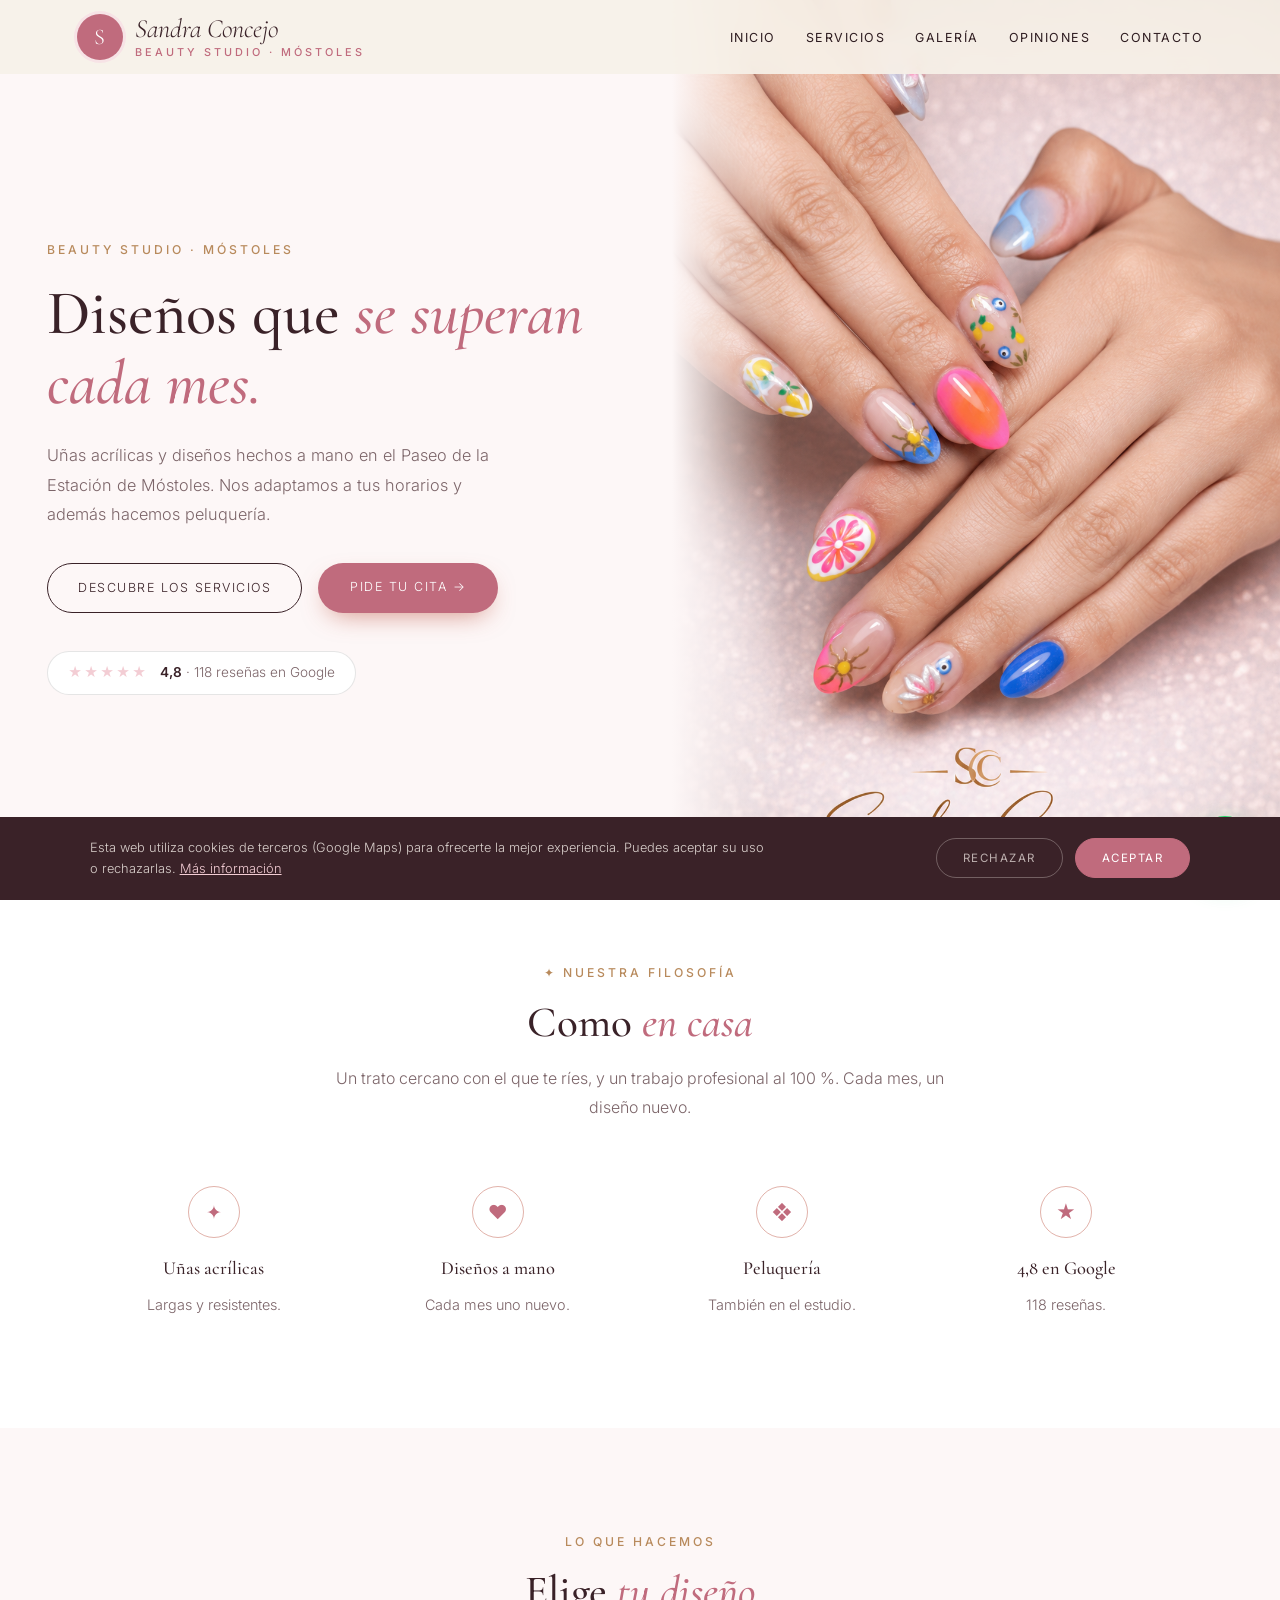
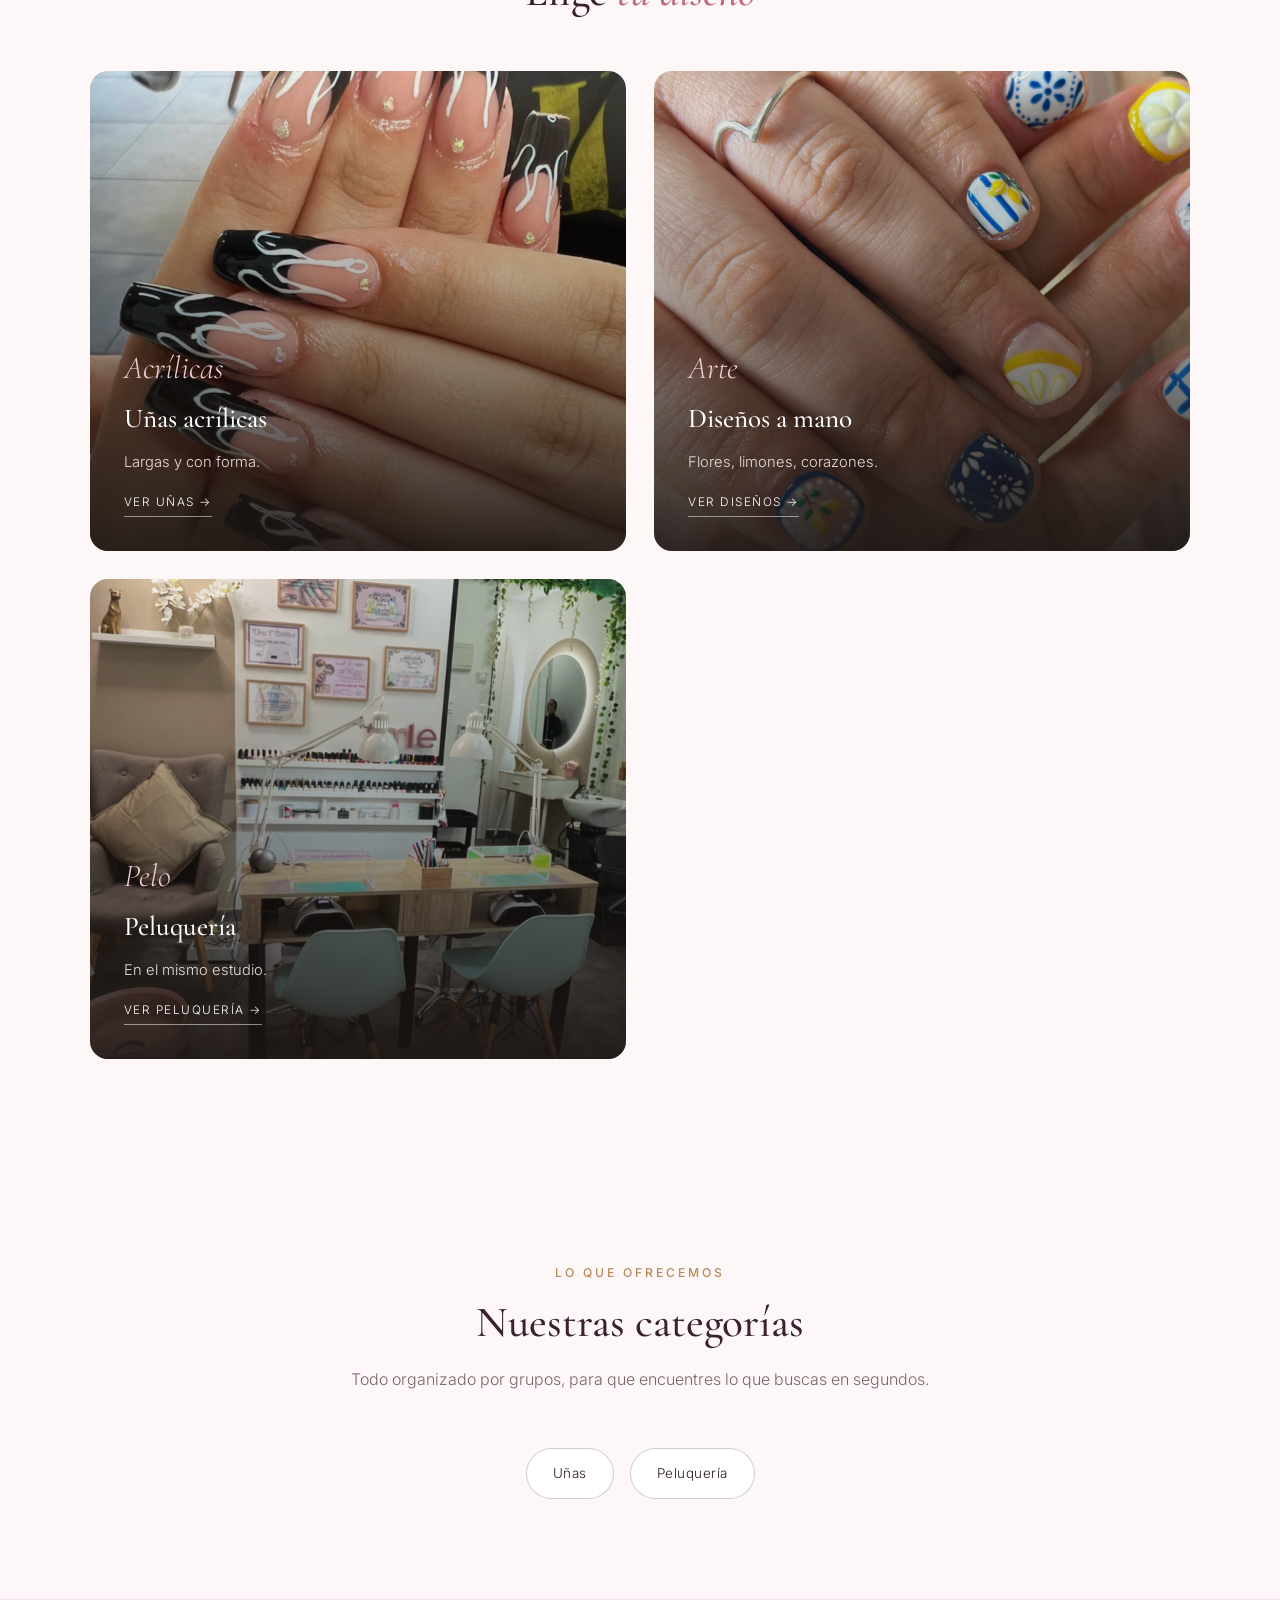
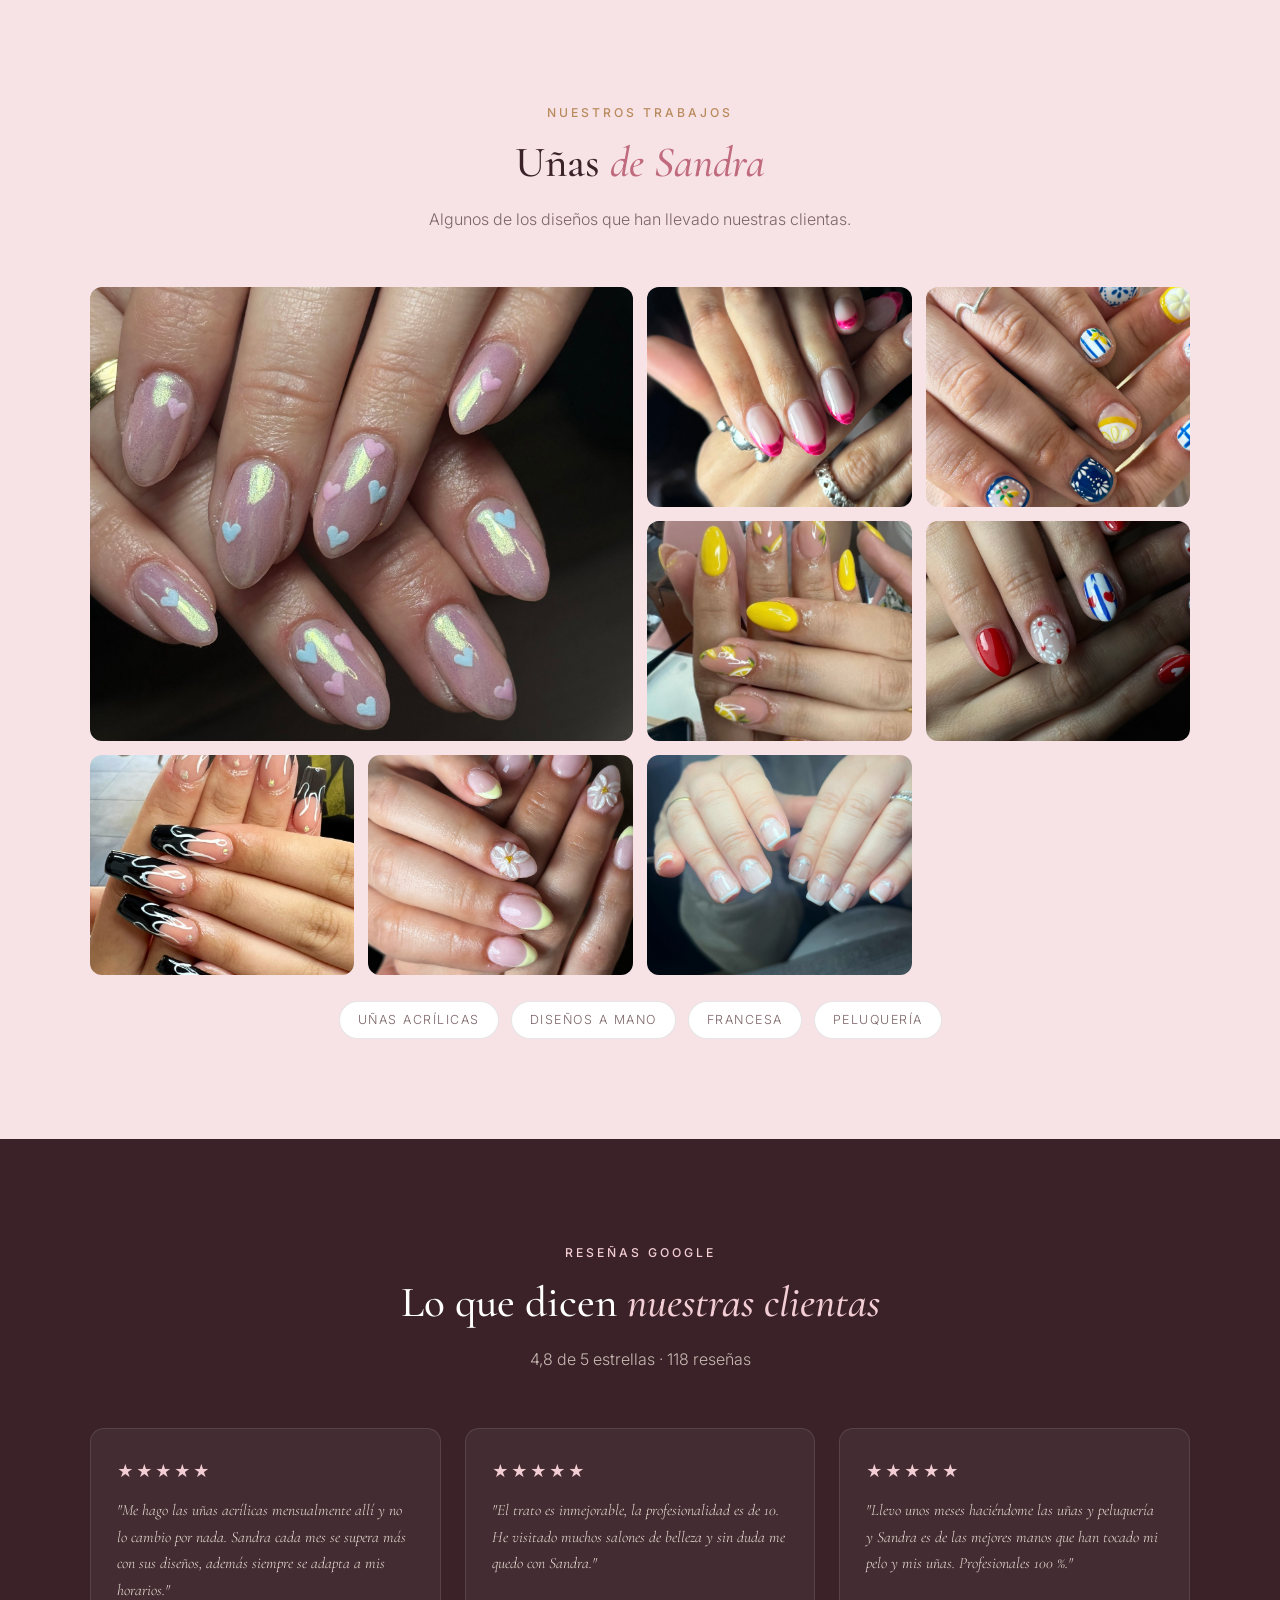
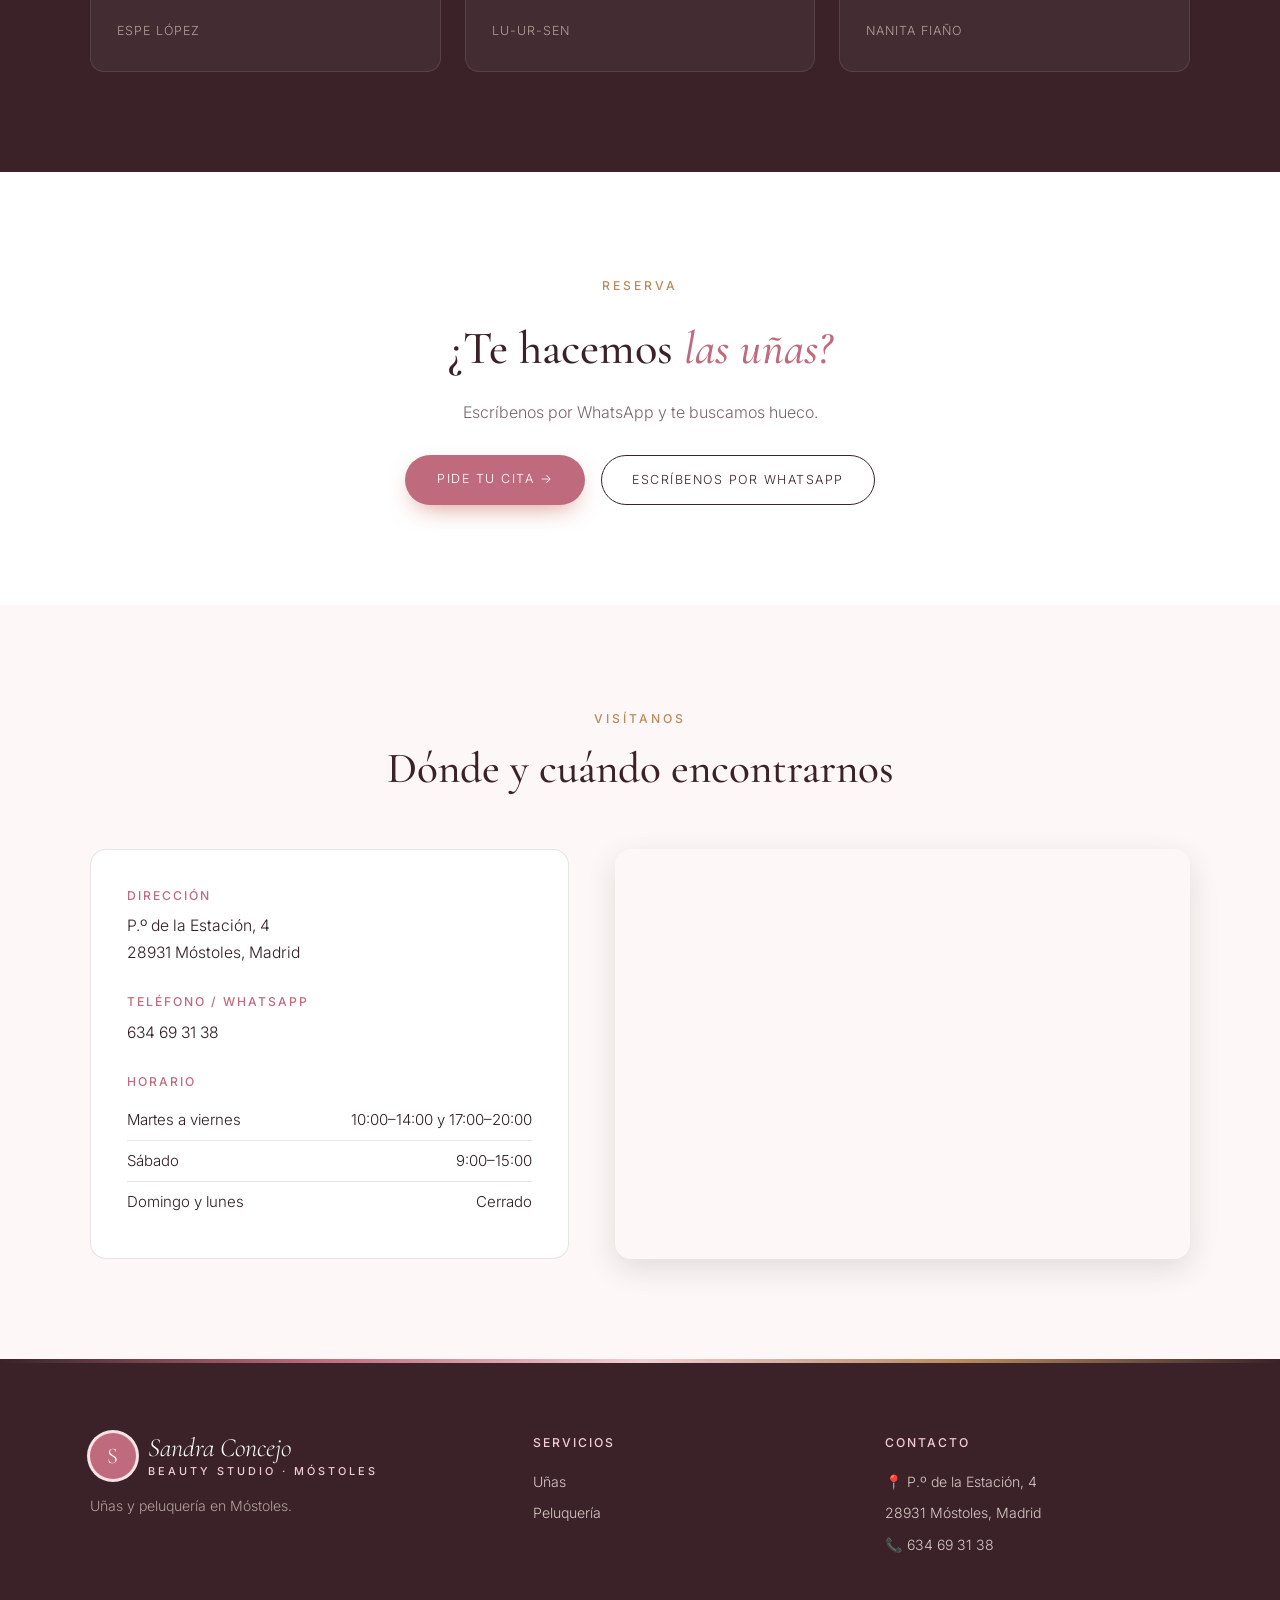
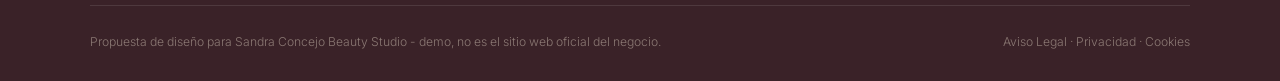
<file: index.html>
<!DOCTYPE html>
<html lang="es">
<head>
<meta charset="UTF-8">
<meta name="viewport" content="width=device-width, initial-scale=1.0">
<title>Sandra Concejo Beauty Studio — Uñas acrílicas y diseños en Móstoles</title>
<meta name="description" content="Sandra Concejo Beauty Studio, en P.º de la Estación 4, Móstoles. Uñas acrílicas, diseños a mano y peluquería. 4,8★ con 118 reseñas en Google.">
<meta name="theme-color" content="#3a2228">
<meta property="og:title" content="Sandra Concejo Beauty Studio · Móstoles">
<meta property="og:image" content="maps_03.jpg">

<link rel="preconnect" href="https://fonts.googleapis.com"><link rel="preconnect" href="https://fonts.gstatic.com" crossorigin><link href="https://fonts.googleapis.com/css2?family=Cormorant+Garamond:ital,wght@0,500;0,600;1,500&family=Inter:wght@300;400;500;600&display=swap" rel="stylesheet">
<link rel="stylesheet" href="styles.css">
</head>
<body>

<header id="header">
  <a href="index.html" class="logo" aria-label="Sandra Concejo Beauty Studio, inicio"><span class="logo-mark">S</span><span class="logo-text"><span class="script">Sandra Concejo</span><small>beauty studio · Móstoles</small></span></a>
  <nav id="nav" aria-label="Navegación principal"><ul><li><a href="index.html#inicio">Inicio</a></li><li><a href="servicios.html">Servicios</a></li><li><a href="index.html#galeria">Galería</a></li><li><a href="index.html#opiniones">Opiniones</a></li><li><a href="index.html#contacto">Contacto</a></li></ul></nav><button class="nav-toggle" id="navToggle" aria-label="Abrir menú">☰</button>
</header>

<section class="hero" id="inicio">
  <div class="hero-text">
    <span class="eyebrow">Beauty Studio · Móstoles</span>
    <h1>Diseños que <em>se superan cada mes.</em></h1>
    <p>Uñas acrílicas y diseños hechos a mano en el Paseo de la Estación de Móstoles. Nos adaptamos a tus horarios y además hacemos peluquería.</p>
    <div class="hero-ctas">
      <a href="servicios.html" class="btn-outline">Descubre los servicios</a>
      <a href="https://wa.me/34634693138?text=Hola%2C%20he%20visto%20vuestra%20web%20y%20me%20gustar%C3%ADa%20pedir%20cita%20con%20Sandra%20Concejo" class="btn-solid" target="_blank" rel="noopener">Pide tu cita →</a>
    </div>
    <a class="hero-rating" href="https://www.google.com/maps/search/?api=1&query=Sandra+Concejo+BS,+Paseo+de+la+Estaci%C3%B3n+4,+M%C3%B3stoles" target="_blank" rel="noopener"><span class="stars">★★★★★</span><span><strong>4,8</strong> · 118 reseñas en Google</span></a>
  </div>
  <div class="hero-img"><img src="maps_03.jpg" alt="Diseño de uñas de Sandra Concejo Beauty Studio" style="object-position:center 40%;"></div>
</section>

<section class="trust">
  <div class="section-head">
    <span class="eyebrow">✦ Nuestra filosofía</span>
    <h2>Como <em>en casa</em></h2>
    <p>Un trato cercano con el que te ríes, y un trabajo profesional al 100 %. Cada mes, un diseño nuevo.</p>
  </div>
  <div class="trust-grid">
    <div class="trust-card"><span class="trust-ic">✦</span><h3>Uñas acrílicas</h3><p>Largas y resistentes.</p></div>
    <div class="trust-card"><span class="trust-ic">♥</span><h3>Diseños a mano</h3><p>Cada mes uno nuevo.</p></div>
    <div class="trust-card"><span class="trust-ic">❖</span><h3>Peluquería</h3><p>También en el estudio.</p></div>
    <div class="trust-card"><span class="trust-ic">★</span><h3>4,8 en Google</h3><p>118 reseñas.</p></div>
  </div>
</section>

<section class="worlds">
  <div class="section-head">
    <span class="eyebrow">Lo que hacemos</span>
    <h2>Elige <em>tu diseño</em></h2>
  </div>
  <div class="worlds-grid">
    <a href="servicios.html#unas" class="world-card"><img src="maps_08.jpg" alt="Uñas acrílicas"><div class="world-text"><span class="script">Acrílicas</span><h3>Uñas acrílicas</h3><p>Largas y con forma.</p><span class="world-link">Ver uñas →</span></div></a>
    <a href="servicios.html#unas" class="world-card"><img src="maps_05.jpg" alt="Diseños a mano"><div class="world-text"><span class="script">Arte</span><h3>Diseños a mano</h3><p>Flores, limones, corazones.</p><span class="world-link">Ver diseños →</span></div></a>
    <a href="servicios.html#pelo" class="world-card"><img src="maps_01.jpg" alt="Peluquería"><div class="world-text"><span class="script">Pelo</span><h3>Peluquería</h3><p>En el mismo estudio.</p><span class="world-link">Ver peluquería →</span></div></a>
  </div>
</section>

<section>
  <div class="section-head">
    <span class="eyebrow">Lo que ofrecemos</span>
    <h2>Nuestras categorías</h2>
    <p>Todo organizado por grupos, para que encuentres lo que buscas en segundos.</p>
  </div>
  <div class="cat-pills">
    <a href="servicios.html#unas" class="cat-pill">Uñas</a>
    <a href="servicios.html#pelo" class="cat-pill">Peluquería</a>
  </div>
</section>

<section class="gallery-wrap" id="galeria">
  <div class="section-head">
    <span class="eyebrow">Nuestros trabajos</span>
    <h2>Uñas <em>de Sandra</em></h2>
    <p>Algunos de los diseños que han llevado nuestras clientas.</p>
  </div>
  <div class="gallery">
    <figure class="big"><img src="maps_02.jpg" alt="Corazones nacarados" loading="lazy"></figure>
    <figure><img src="maps_04.jpg" alt="Francesa fucsia" loading="lazy"></figure>
    <figure><img src="maps_05.jpg" alt="Azulejos y limones" loading="lazy"></figure>
    <figure><img src="maps_06.jpg" alt="Amarillo y limones" loading="lazy"></figure>
    <figure><img src="maps_07.jpg" alt="Rojo con flores" loading="lazy"></figure>
    <figure><img src="maps_08.jpg" alt="Acrílicas con llamas" loading="lazy"></figure>
    <figure><img src="maps_09.jpg" alt="Francesa amarilla con flor" loading="lazy"></figure>
    <figure><img src="maps_10.jpg" alt="Francesa blanca" loading="lazy"></figure>
  </div>
  <div class="brands"><span>Uñas acrílicas</span><span>Diseños a mano</span><span>Francesa</span><span>Peluquería</span></div>
</section>

<section class="reviews-wrap" id="opiniones">
  <div class="section-head">
    <span class="eyebrow">Reseñas Google</span>
    <h2>Lo que dicen <em>nuestras clientas</em></h2>
    <p>4,8 de 5 estrellas · 118 reseñas</p>
  </div>
  <div class="review-grid">
    <div class="review-card"><div class="stars">★★★★★</div><p>"Me hago las uñas acrílicas mensualmente allí y no lo cambio por nada. Sandra cada mes se supera más con sus diseños, además siempre se adapta a mis horarios."</p><cite>Espe López</cite></div>
    <div class="review-card"><div class="stars">★★★★★</div><p>"El trato es inmejorable, la profesionalidad es de 10. He visitado muchos salones de belleza y sin duda me quedo con Sandra."</p><cite>Lu-Ur-Sen</cite></div>
    <div class="review-card"><div class="stars">★★★★★</div><p>"Llevo unos meses haciéndome las uñas y peluquería y Sandra es de las mejores manos que han tocado mi pelo y mis uñas. Profesionales 100 %."</p><cite>Nanita Fiaño</cite></div>
  </div>
</section>

<section class="cta-section">
  <span class="eyebrow">Reserva</span>
  <h2>¿Te hacemos <em>las uñas?</em></h2>
  <p>Escríbenos por WhatsApp y te buscamos hueco.</p>
  <div class="cta-row">
    <a href="https://wa.me/34634693138?text=Hola%2C%20he%20visto%20vuestra%20web%20y%20me%20gustar%C3%ADa%20pedir%20cita%20con%20Sandra%20Concejo" class="btn-solid" target="_blank" rel="noopener">Pide tu cita →</a>
    <a href="https://wa.me/34634693138?text=Hola%2C%20he%20visto%20vuestra%20web%20y%20me%20gustar%C3%ADa%20pedir%20cita%20con%20Sandra%20Concejo" class="btn-outline" target="_blank" rel="noopener">Escríbenos por WhatsApp</a>
  </div>
</section>

<section class="contact-section" id="contacto">
  <div class="section-head">
    <span class="eyebrow">Visítanos</span>
    <h2>Dónde y cuándo encontrarnos</h2>
  </div>
  <div class="contact-grid">
    <div class="contact-info">
      <div class="contact-block"><h3>Dirección</h3><p>P.º de la Estación, 4<br>28931 Móstoles, Madrid</p></div>
      <div class="contact-block"><h3>Teléfono / WhatsApp</h3><p><a href="tel:+34634693138">634 69 31 38</a></p></div>
      <div class="contact-block"><h3>Horario</h3><ul class="hours-list"><li><span>Martes a viernes</span><span>10:00–14:00 y 17:00–20:00</span></li><li><span>Sábado</span><span>9:00–15:00</span></li><li><span>Domingo y lunes</span><span>Cerrado</span></li></ul></div>
      
    </div>
    <div class="contact-map">
      <iframe title="Mapa de Sandra Concejo Beauty Studio" src="https://www.google.com/maps?q=Sandra+Concejo+BS,+Paseo+de+la+Estaci%C3%B3n+4,+M%C3%B3stoles&output=embed" width="100%" height="100%" style="border:0;" allowfullscreen="" loading="lazy" referrerpolicy="no-referrer-when-downgrade"></iframe>
    </div>
  </div>
</section>

<footer>
  <div class="footer-grid">
    <div class="footer-brand">
      <a href="index.html" class="logo light"><span class="logo-mark">S</span><span class="logo-text"><span class="script">Sandra Concejo</span><small>beauty studio · Móstoles</small></span></a>
      <p>Uñas y peluquería en Móstoles.</p>
    </div>
    <div><h4>Servicios</h4><ul><li><a href="servicios.html#unas">Uñas</a></li><li><a href="servicios.html#pelo">Peluquería</a></li></ul></div>
    <div><h4>Contacto</h4><ul><li>📍 P.º de la Estación, 4</li><li>28931 Móstoles, Madrid</li><li>📞 <a href="tel:+34634693138">634 69 31 38</a></li></ul></div>
  </div>
  <div class="footer-bottom">
    <span>Propuesta de diseño para Sandra Concejo Beauty Studio - demo, no es el sitio web oficial del negocio.</span>
    <span><a href="aviso-legal.html">Aviso Legal</a> &middot; <a href="politica-privacidad.html">Privacidad</a> &middot; <a href="politica-cookies.html">Cookies</a></span>
  </div>
</footer>

<div id="cookie-banner" class="cookie-banner"><p>Esta web utiliza cookies de terceros (Google Maps) para ofrecerte la mejor experiencia. Puedes aceptar su uso o rechazarlas. <a href="politica-cookies.html">Más información</a></p><div class="cookie-actions"><button onclick="setCookieChoice('rejected')" class="ck-reject">Rechazar</button><button onclick="setCookieChoice('accepted')" class="ck-accept">Aceptar</button></div></div>
<div class="social-fabs"><a class="wa-fab" href="https://wa.me/34634693138?text=Hola%2C%20he%20visto%20vuestra%20web%20y%20me%20gustar%C3%ADa%20pedir%20cita%20con%20Sandra%20Concejo" target="_blank" rel="noopener" aria-label="Escribir por WhatsApp"><svg width="28" height="28" viewBox="0 0 24 24" fill="white"><path d="M17.5 14.4c-.3-.1-1.8-.9-2-1s-.5-.1-.7.1-.8 1-.9 1.2-.3.2-.6.1a8.2 8.2 0 0 1-2.4-1.5 9 9 0 0 1-1.7-2.1c-.2-.3 0-.5.1-.6l.4-.5.3-.5v-.5l-.9-2.2c-.2-.6-.5-.5-.7-.5h-.6a1.1 1.1 0 0 0-.8.4 3.4 3.4 0 0 0-1 2.5 5.9 5.9 0 0 0 1.2 3.1 13.5 13.5 0 0 0 5.2 4.6c2.6 1 2.6.7 3.1.6a2.6 2.6 0 0 0 1.7-1.2 2.1 2.1 0 0 0 .2-1.2c-.1-.1-.3-.2-.6-.3ZM12 21.8a9.8 9.8 0 0 1-5-1.4l-.4-.2-3.7 1 1-3.6-.2-.4A9.8 9.8 0 1 1 12 21.8Zm8.4-18.3A11.8 11.8 0 0 0 1.8 17.7L.2 23.8l6.3-1.6a11.8 11.8 0 0 0 5.6 1.4A11.8 11.8 0 0 0 20.4 3.5Z"/></svg></a></div>
<script src="main.js"></script>
</body>
</html>
</file>
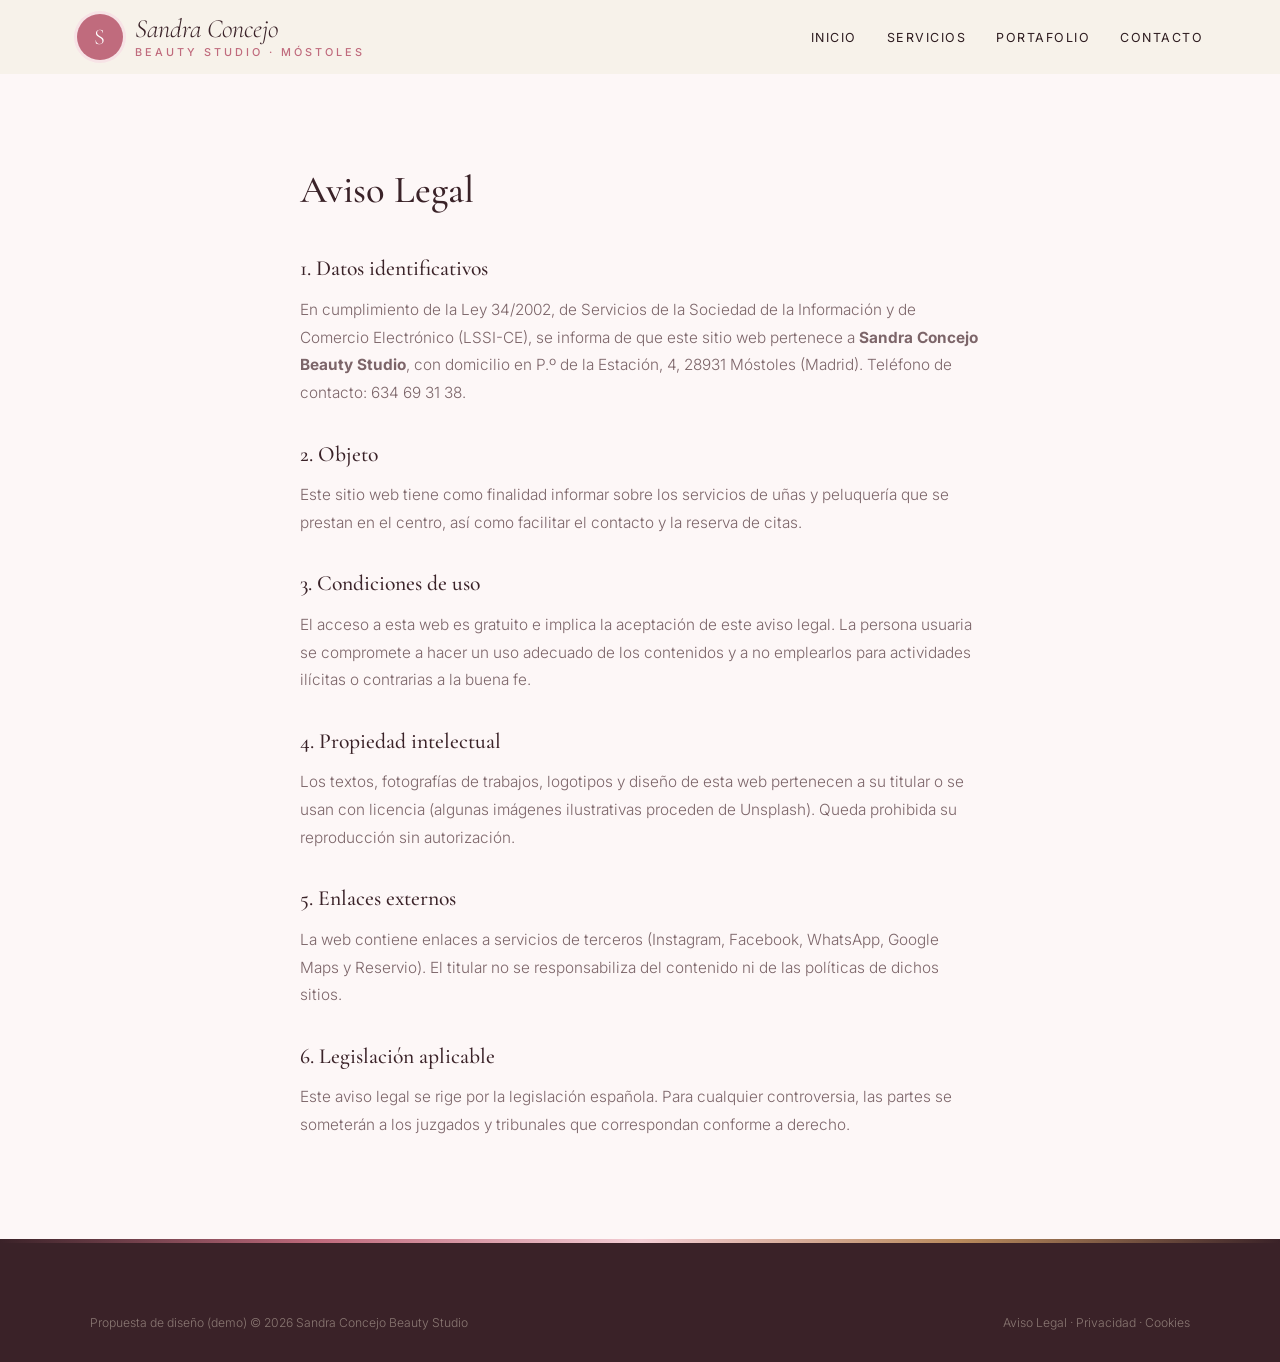
<file: aviso-legal.html>
<!DOCTYPE html>
<html lang="es">
<head>
<meta charset="UTF-8">
<meta name="viewport" content="width=device-width, initial-scale=1.0">
<title>Aviso Legal — Sandra Concejo Beauty Studio</title>
<meta name="robots" content="noindex">

<link rel="preconnect" href="https://fonts.googleapis.com">
<link href="https://fonts.googleapis.com/css2?family=Cormorant+Garamond:ital,wght@0,500;0,600;1,500&family=Inter:wght@300;400;500;600&display=swap" rel="stylesheet">
<link rel="stylesheet" href="styles.css">
</head>
<body>
<header id="header" class="scrolled">
  <a href="index.html" class="logo" aria-label="Sandra Concejo Beauty Studio, inicio">
    <span class="logo-mark">S</span>
    <span class="logo-text"><span class="script">Sandra Concejo</span><small>beauty studio · Móstoles</small></span>
  </a>
  <nav id="nav" aria-label="Navegación principal">
    <ul>
      <li><a href="index.html#inicio">Inicio</a></li>
      <li><a href="servicios.html">Servicios</a></li>
      <li><a href="portafolio.html">Portafolio</a></li>
      <li><a href="index.html#contacto">Contacto</a></li>
    </ul>
  </nav>
  <button class="nav-toggle" id="navToggle" aria-label="Abrir menú">☰</button>
</header>
<main class="legal"><h1>Aviso Legal</h1>
<h2>1. Datos identificativos</h2>
<p>En cumplimiento de la Ley 34/2002, de Servicios de la Sociedad de la Información y de Comercio Electrónico (LSSI-CE), se informa de que este sitio web pertenece a <strong>Sandra Concejo Beauty Studio</strong>, con domicilio en P.º de la Estación, 4, 28931 Móstoles (Madrid). Teléfono de contacto: 634 69 31 38.</p>
<h2>2. Objeto</h2>
<p>Este sitio web tiene como finalidad informar sobre los servicios de uñas y peluquería que se prestan en el centro, así como facilitar el contacto y la reserva de citas.</p>
<h2>3. Condiciones de uso</h2>
<p>El acceso a esta web es gratuito e implica la aceptación de este aviso legal. La persona usuaria se compromete a hacer un uso adecuado de los contenidos y a no emplearlos para actividades ilícitas o contrarias a la buena fe.</p>
<h2>4. Propiedad intelectual</h2>
<p>Los textos, fotografías de trabajos, logotipos y diseño de esta web pertenecen a su titular o se usan con licencia (algunas imágenes ilustrativas proceden de Unsplash). Queda prohibida su reproducción sin autorización.</p>
<h2>5. Enlaces externos</h2>
<p>La web contiene enlaces a servicios de terceros (Instagram, Facebook, WhatsApp, Google Maps y Reservio). El titular no se responsabiliza del contenido ni de las políticas de dichos sitios.</p>
<h2>6. Legislación aplicable</h2>
<p>Este aviso legal se rige por la legislación española. Para cualquier controversia, las partes se someterán a los juzgados y tribunales que correspondan conforme a derecho.</p></main>
<footer>
  <div class="footer-bottom" style="margin-top:0">
    <span>Propuesta de diseño (demo) © 2026 Sandra Concejo Beauty Studio</span>
    <span><a href="aviso-legal.html">Aviso Legal</a> &middot; <a href="politica-privacidad.html">Privacidad</a> &middot; <a href="politica-cookies.html">Cookies</a></span>
  </div>
</footer>
<script src="main.js"></script>
</body>
</html>
</file>
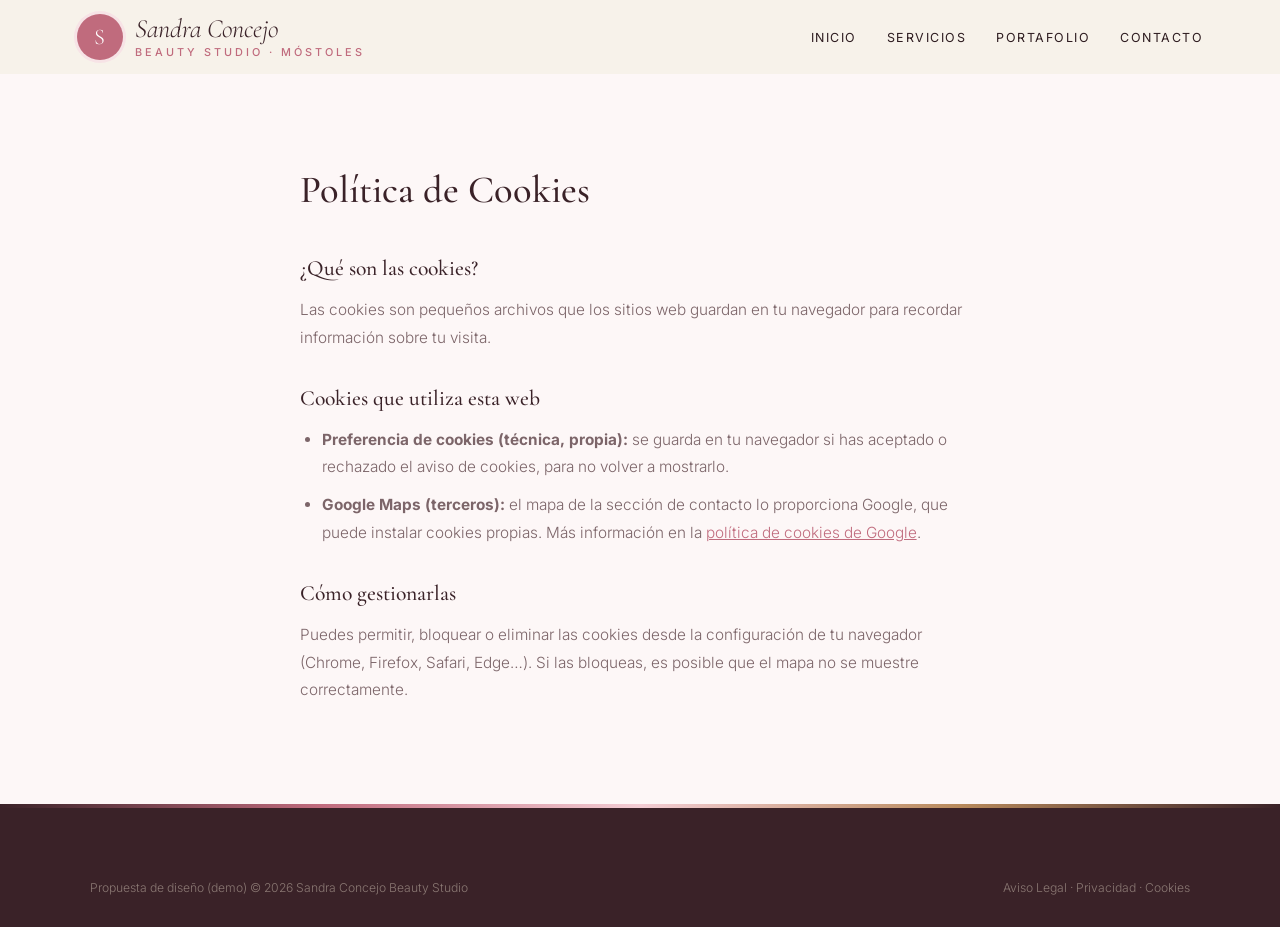
<file: politica-cookies.html>
<!DOCTYPE html>
<html lang="es">
<head>
<meta charset="UTF-8">
<meta name="viewport" content="width=device-width, initial-scale=1.0">
<title>Política de Cookies — Sandra Concejo Beauty Studio</title>
<meta name="robots" content="noindex">

<link rel="preconnect" href="https://fonts.googleapis.com">
<link href="https://fonts.googleapis.com/css2?family=Cormorant+Garamond:ital,wght@0,500;0,600;1,500&family=Inter:wght@300;400;500;600&display=swap" rel="stylesheet">
<link rel="stylesheet" href="styles.css">
</head>
<body>
<header id="header" class="scrolled">
  <a href="index.html" class="logo" aria-label="Sandra Concejo Beauty Studio, inicio">
    <span class="logo-mark">S</span>
    <span class="logo-text"><span class="script">Sandra Concejo</span><small>beauty studio · Móstoles</small></span>
  </a>
  <nav id="nav" aria-label="Navegación principal">
    <ul>
      <li><a href="index.html#inicio">Inicio</a></li>
      <li><a href="servicios.html">Servicios</a></li>
      <li><a href="portafolio.html">Portafolio</a></li>
      <li><a href="index.html#contacto">Contacto</a></li>
    </ul>
  </nav>
  <button class="nav-toggle" id="navToggle" aria-label="Abrir menú">☰</button>
</header>
<main class="legal"><h1>Política de Cookies</h1>
<h2>¿Qué son las cookies?</h2>
<p>Las cookies son pequeños archivos que los sitios web guardan en tu navegador para recordar información sobre tu visita.</p>
<h2>Cookies que utiliza esta web</h2>
<ul>
<li><strong>Preferencia de cookies (técnica, propia):</strong> se guarda en tu navegador si has aceptado o rechazado el aviso de cookies, para no volver a mostrarlo.</li>
<li><strong>Google Maps (terceros):</strong> el mapa de la sección de contacto lo proporciona Google, que puede instalar cookies propias. Más información en la <a href="https://policies.google.com/technologies/cookies" target="_blank" rel="noopener">política de cookies de Google</a>.</li>
</ul>
<h2>Cómo gestionarlas</h2>
<p>Puedes permitir, bloquear o eliminar las cookies desde la configuración de tu navegador (Chrome, Firefox, Safari, Edge…). Si las bloqueas, es posible que el mapa no se muestre correctamente.</p></main>
<footer>
  <div class="footer-bottom" style="margin-top:0">
    <span>Propuesta de diseño (demo) © 2026 Sandra Concejo Beauty Studio</span>
    <span><a href="aviso-legal.html">Aviso Legal</a> &middot; <a href="politica-privacidad.html">Privacidad</a> &middot; <a href="politica-cookies.html">Cookies</a></span>
  </div>
</footer>
<script src="main.js"></script>
</body>
</html>
</file>
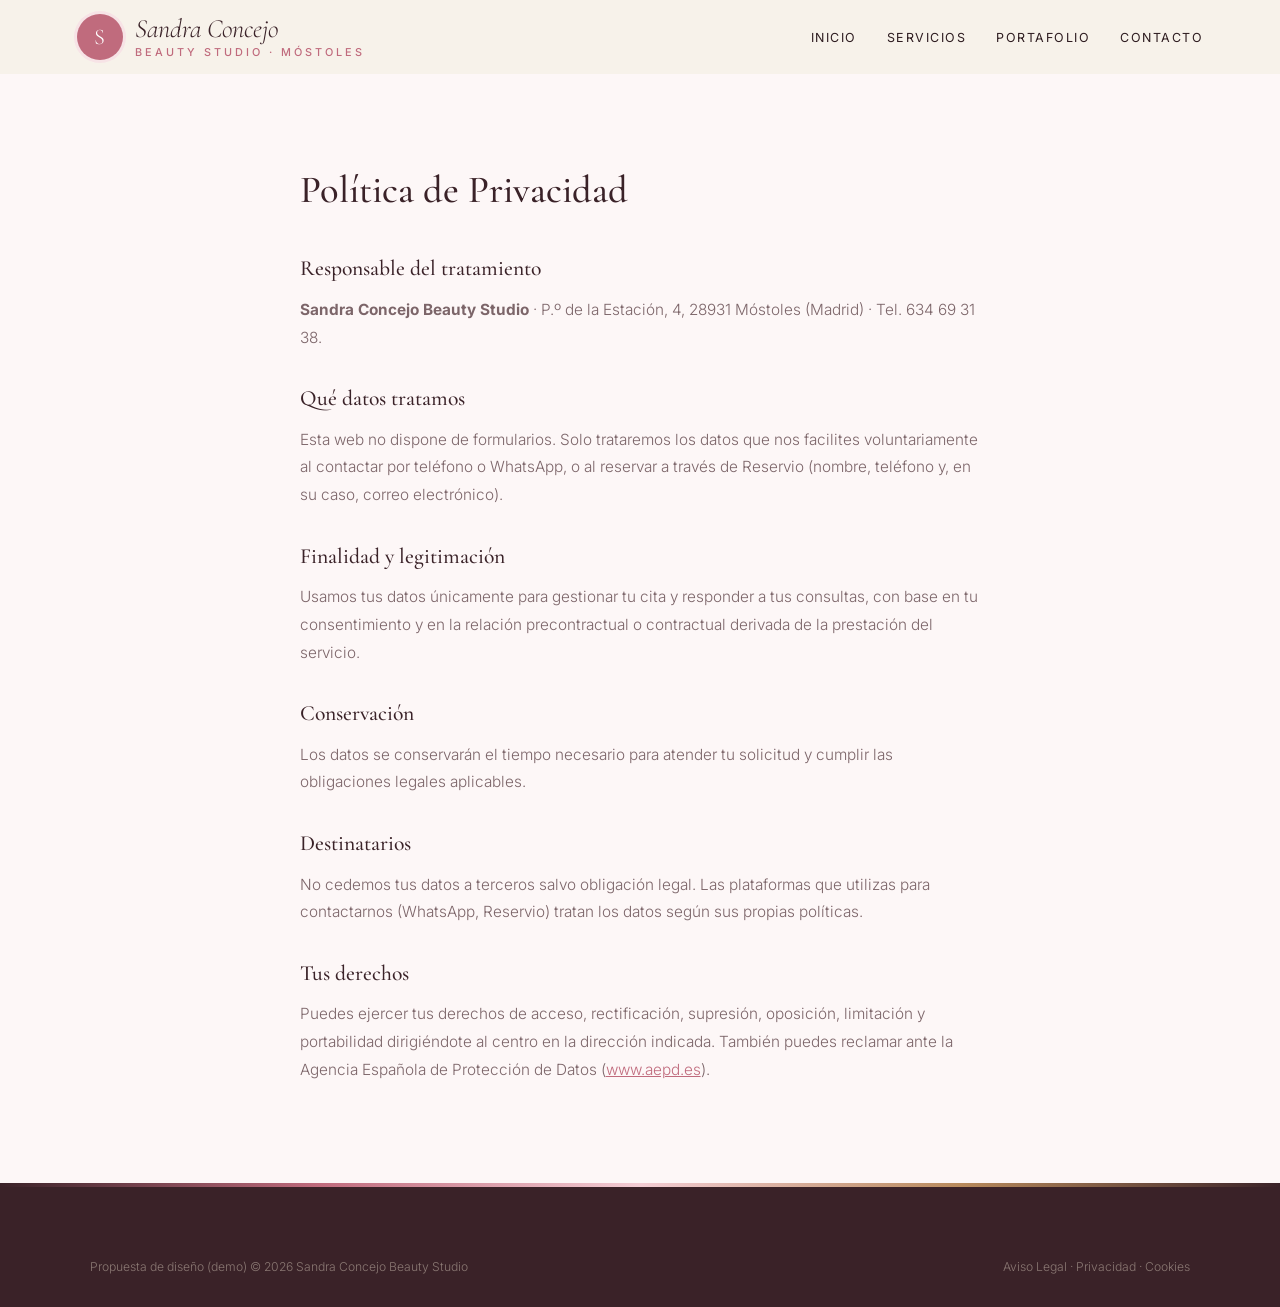
<file: politica-privacidad.html>
<!DOCTYPE html>
<html lang="es">
<head>
<meta charset="UTF-8">
<meta name="viewport" content="width=device-width, initial-scale=1.0">
<title>Política de Privacidad — Sandra Concejo Beauty Studio</title>
<meta name="robots" content="noindex">

<link rel="preconnect" href="https://fonts.googleapis.com">
<link href="https://fonts.googleapis.com/css2?family=Cormorant+Garamond:ital,wght@0,500;0,600;1,500&family=Inter:wght@300;400;500;600&display=swap" rel="stylesheet">
<link rel="stylesheet" href="styles.css">
</head>
<body>
<header id="header" class="scrolled">
  <a href="index.html" class="logo" aria-label="Sandra Concejo Beauty Studio, inicio">
    <span class="logo-mark">S</span>
    <span class="logo-text"><span class="script">Sandra Concejo</span><small>beauty studio · Móstoles</small></span>
  </a>
  <nav id="nav" aria-label="Navegación principal">
    <ul>
      <li><a href="index.html#inicio">Inicio</a></li>
      <li><a href="servicios.html">Servicios</a></li>
      <li><a href="portafolio.html">Portafolio</a></li>
      <li><a href="index.html#contacto">Contacto</a></li>
    </ul>
  </nav>
  <button class="nav-toggle" id="navToggle" aria-label="Abrir menú">☰</button>
</header>
<main class="legal"><h1>Política de Privacidad</h1>
<h2>Responsable del tratamiento</h2>
<p><strong>Sandra Concejo Beauty Studio</strong> · P.º de la Estación, 4, 28931 Móstoles (Madrid) · Tel. 634 69 31 38.</p>
<h2>Qué datos tratamos</h2>
<p>Esta web no dispone de formularios. Solo trataremos los datos que nos facilites voluntariamente al contactar por teléfono o WhatsApp, o al reservar a través de Reservio (nombre, teléfono y, en su caso, correo electrónico).</p>
<h2>Finalidad y legitimación</h2>
<p>Usamos tus datos únicamente para gestionar tu cita y responder a tus consultas, con base en tu consentimiento y en la relación precontractual o contractual derivada de la prestación del servicio.</p>
<h2>Conservación</h2>
<p>Los datos se conservarán el tiempo necesario para atender tu solicitud y cumplir las obligaciones legales aplicables.</p>
<h2>Destinatarios</h2>
<p>No cedemos tus datos a terceros salvo obligación legal. Las plataformas que utilizas para contactarnos (WhatsApp, Reservio) tratan los datos según sus propias políticas.</p>
<h2>Tus derechos</h2>
<p>Puedes ejercer tus derechos de acceso, rectificación, supresión, oposición, limitación y portabilidad dirigiéndote al centro en la dirección indicada. También puedes reclamar ante la Agencia Española de Protección de Datos (<a href="https://www.aepd.es" target="_blank" rel="noopener">www.aepd.es</a>).</p></main>
<footer>
  <div class="footer-bottom" style="margin-top:0">
    <span>Propuesta de diseño (demo) © 2026 Sandra Concejo Beauty Studio</span>
    <span><a href="aviso-legal.html">Aviso Legal</a> &middot; <a href="politica-privacidad.html">Privacidad</a> &middot; <a href="politica-cookies.html">Cookies</a></span>
  </div>
</footer>
<script src="main.js"></script>
</body>
</html>
</file>
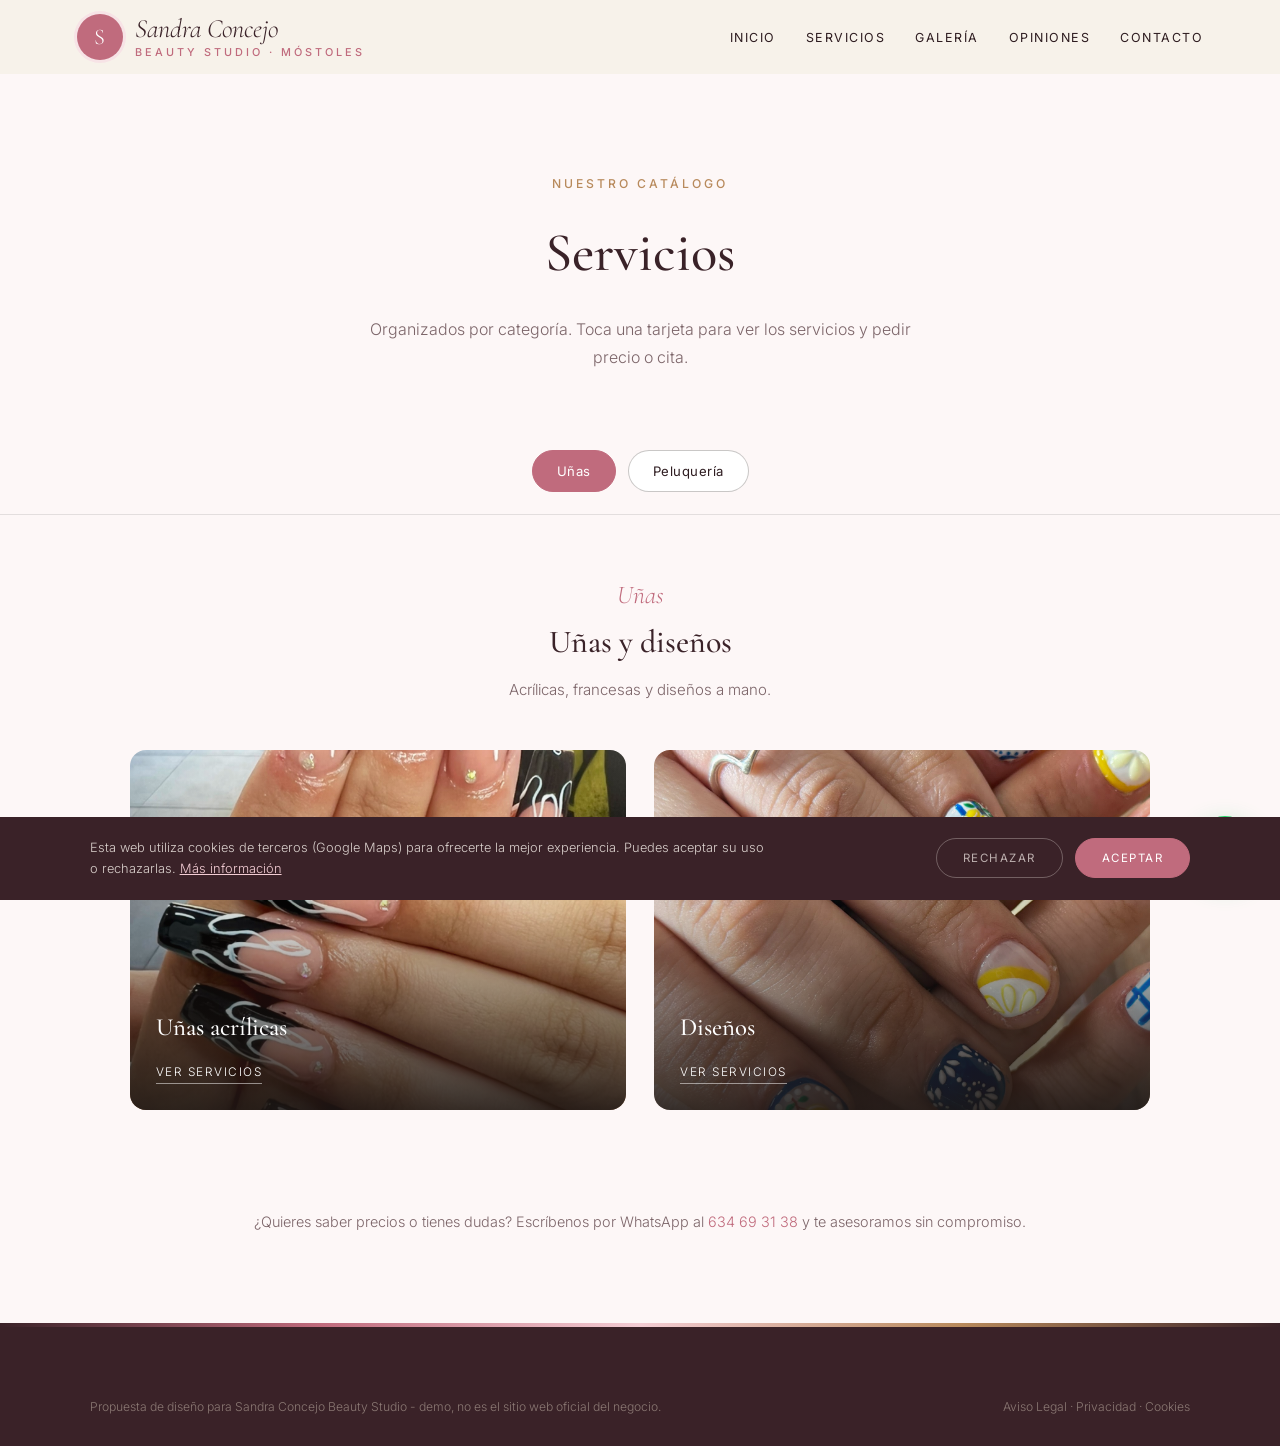
<file: servicios.html>
<!DOCTYPE html>
<html lang="es">
<head>
<meta charset="UTF-8">
<meta name="viewport" content="width=device-width, initial-scale=1.0">
<title>Servicios — Sandra Concejo Beauty Studio · Móstoles</title>
<meta name="description" content="Servicios de Sandra Concejo Beauty Studio en Móstoles.">

<link rel="preconnect" href="https://fonts.googleapis.com"><link rel="preconnect" href="https://fonts.gstatic.com" crossorigin><link href="https://fonts.googleapis.com/css2?family=Cormorant+Garamond:ital,wght@0,500;0,600;1,500&family=Inter:wght@300;400;500;600&display=swap" rel="stylesheet">
<link rel="stylesheet" href="styles.css">
</head>
<body>

<header id="header" class="scrolled">
  <a href="index.html" class="logo" aria-label="Sandra Concejo Beauty Studio, inicio"><span class="logo-mark">S</span><span class="logo-text"><span class="script">Sandra Concejo</span><small>beauty studio · Móstoles</small></span></a>
  <nav id="nav" aria-label="Navegación principal"><ul><li><a href="index.html#inicio">Inicio</a></li><li><a href="servicios.html">Servicios</a></li><li><a href="index.html#galeria">Galería</a></li><li><a href="index.html#opiniones">Opiniones</a></li><li><a href="index.html#contacto">Contacto</a></li></ul></nav><button class="nav-toggle" id="navToggle" aria-label="Abrir menú">☰</button>
</header>

<div class="page-hero">
  <span class="eyebrow">Nuestro catálogo</span>
  <h1>Servicios</h1>
  <p>Organizados por categoría. Toca una tarjeta para ver los servicios y pedir precio o cita.</p>
</div>

<div class="tabs">
  <button class="tab-btn active" data-tab="unas">Uñas</button>
  <button class="tab-btn" data-tab="pelo">Peluquería</button>
  
</div>

<div class="tab-panel active" id="unas">
  <div class="tab-intro"><span class="script">Uñas</span><h2>Uñas y diseños</h2><p>Acrílicas, francesas y diseños a mano.</p></div>
  <div class="cat-grid">
    <div class="cat-card" onclick="openModal('acrilicas')"><img src="maps_08.jpg" alt="Uñas acrílicas" loading="lazy"><div class="cat-card-text"><h3>Uñas acrílicas</h3><span>Ver servicios</span></div></div>
    <div class="cat-card" onclick="openModal('disenos')"><img src="maps_05.jpg" alt="Diseños" loading="lazy"><div class="cat-card-text"><h3>Diseños</h3><span>Ver servicios</span></div></div>
  </div>
</div>

<div class="tab-panel" id="pelo">
  <div class="tab-intro"><span class="script">Pelo</span><h2>Peluquería</h2><p>También te peinamos y te cortamos el pelo.</p></div>
  <div class="cat-grid single">
    <div class="cat-card" onclick="openModal('peluqueria')"><img src="maps_01.jpg" alt="Peluquería" loading="lazy"><div class="cat-card-text"><h3>Peluquería</h3><span>Ver servicios</span></div></div>
  </div>
</div>


<p class="services-note">¿Quieres saber precios o tienes dudas? Escríbenos por WhatsApp al <a href="https://wa.me/34634693138" target="_blank" rel="noopener" style="color:var(--red)">634 69 31 38</a> y te asesoramos sin compromiso.</p>

<div class="modal-overlay" id="modal-acrilicas"><div class="modal">
  <button class="modal-close" onclick="closeModal('acrilicas')" aria-label="Cerrar">×</button>
  <h3>Uñas acrílicas</h3><p class="modal-sub">Cada mes</p>
  <div class="svc-row"><div><div class="svc-name">Uñas acrílicas</div><span class="svc-desc"></span></div><div class="svc-price">Consultar</div></div>
  <div class="svc-row"><div><div class="svc-name">Relleno mensual</div><span class="svc-desc"></span></div><div class="svc-price">Consultar</div></div>
  <div class="svc-row"><div><div class="svc-name">Francesa</div><span class="svc-desc"></span></div><div class="svc-price">Consultar</div></div>
  <a class="modal-cta alt" href="https://wa.me/34634693138?text=Hola%2C%20quiero%20informaci%C3%B3n%20sobre%20u%C3%B1as%20acr%C3%ADlicas" target="_blank" rel="noopener">Pedir cita por WhatsApp</a>
</div></div>

<div class="modal-overlay" id="modal-disenos"><div class="modal">
  <button class="modal-close" onclick="closeModal('disenos')" aria-label="Cerrar">×</button>
  <h3>Diseños</h3><p class="modal-sub">Hechos a mano</p>
  <div class="svc-row"><div><div class="svc-name">Diseños pintados a mano</div><span class="svc-desc"></span></div><div class="svc-price">Consultar</div></div>
  <div class="svc-row"><div><div class="svc-name">Flores y decoraciones</div><span class="svc-desc"></span></div><div class="svc-price">Consultar</div></div>
  <a class="modal-cta alt" href="https://wa.me/34634693138?text=Hola%2C%20quiero%20informaci%C3%B3n%20sobre%20dise%C3%B1os" target="_blank" rel="noopener">Pedir cita por WhatsApp</a>
</div></div>

<div class="modal-overlay" id="modal-peluqueria"><div class="modal">
  <button class="modal-close" onclick="closeModal('peluqueria')" aria-label="Cerrar">×</button>
  <h3>Peluquería</h3><p class="modal-sub">En el estudio</p>
  <div class="svc-row"><div><div class="svc-name">Peluquería</div><span class="svc-desc"></span></div><div class="svc-price">Consultar</div></div>
  <a class="modal-cta alt" href="https://wa.me/34634693138?text=Hola%2C%20quiero%20informaci%C3%B3n%20sobre%20peluquer%C3%ADa" target="_blank" rel="noopener">Pedir cita por WhatsApp</a>
</div></div>


<footer>
  <div class="footer-bottom" style="margin-top:0">
    <span>Propuesta de diseño para Sandra Concejo Beauty Studio - demo, no es el sitio web oficial del negocio.</span>
    <span><a href="aviso-legal.html">Aviso Legal</a> &middot; <a href="politica-privacidad.html">Privacidad</a> &middot; <a href="politica-cookies.html">Cookies</a></span>
  </div>
</footer>

<div id="cookie-banner" class="cookie-banner"><p>Esta web utiliza cookies de terceros (Google Maps) para ofrecerte la mejor experiencia. Puedes aceptar su uso o rechazarlas. <a href="politica-cookies.html">Más información</a></p><div class="cookie-actions"><button onclick="setCookieChoice('rejected')" class="ck-reject">Rechazar</button><button onclick="setCookieChoice('accepted')" class="ck-accept">Aceptar</button></div></div>
<div class="social-fabs"><a class="wa-fab" href="https://wa.me/34634693138?text=Hola%2C%20he%20visto%20vuestra%20web%20y%20me%20gustar%C3%ADa%20pedir%20cita%20con%20Sandra%20Concejo" target="_blank" rel="noopener" aria-label="Escribir por WhatsApp"><svg width="28" height="28" viewBox="0 0 24 24" fill="white"><path d="M17.5 14.4c-.3-.1-1.8-.9-2-1s-.5-.1-.7.1-.8 1-.9 1.2-.3.2-.6.1a8.2 8.2 0 0 1-2.4-1.5 9 9 0 0 1-1.7-2.1c-.2-.3 0-.5.1-.6l.4-.5.3-.5v-.5l-.9-2.2c-.2-.6-.5-.5-.7-.5h-.6a1.1 1.1 0 0 0-.8.4 3.4 3.4 0 0 0-1 2.5 5.9 5.9 0 0 0 1.2 3.1 13.5 13.5 0 0 0 5.2 4.6c2.6 1 2.6.7 3.1.6a2.6 2.6 0 0 0 1.7-1.2 2.1 2.1 0 0 0 .2-1.2c-.1-.1-.3-.2-.6-.3ZM12 21.8a9.8 9.8 0 0 1-5-1.4l-.4-.2-3.7 1 1-3.6-.2-.4A9.8 9.8 0 1 1 12 21.8Zm8.4-18.3A11.8 11.8 0 0 0 1.8 17.7L.2 23.8l6.3-1.6a11.8 11.8 0 0 0 5.6 1.4A11.8 11.8 0 0 0 20.4 3.5Z"/></svg></a></div>
<script src="main.js"></script>
</body>
</html>
</file>
<file: styles.css>
:root{
  --cream:#fdf7f7; --paper:#ffffff; --tint:#f7e3e6; --ink:#2e1c20; --dark:#3a2228; --muted:#7c6569;
  --red:#c06b7d; --red-dark:#994f5f; --teal:#b88a5c; --gold:#f3cdd4; --line:rgba(0,0,0,.1);
  --brand-gradient:linear-gradient(90deg,#3a2228,#c06b7d,#f3cdd4,#b88a5c,#3a2228);
}
*{margin:0;padding:0;box-sizing:border-box;}
html{scroll-behavior:smooth;}
body{font-family:'Inter',sans-serif;background:var(--cream);color:var(--ink);overflow-x:hidden;font-weight:300;line-height:1.6;}
a{text-decoration:none;color:inherit;}
h1,h2,h3{font-family:'Cormorant Garamond',serif;font-weight:500;}
h1 em,h2 em{font-style:italic;color:var(--red);}
img{max-width:100%;display:block;}
.script{font-family:'Cormorant Garamond',serif;font-style:italic;}

/* HEADER */
header{position:fixed;top:0;left:0;right:0;z-index:100;display:flex;justify-content:space-between;align-items:center;padding:14px 6%;background:rgba(247,241,233,.92);backdrop-filter:blur(10px);-webkit-backdrop-filter:blur(10px);transition:box-shadow .3s,padding .3s;}
header.scrolled{box-shadow:0 2px 24px rgba(28,22,20,.1);padding:8px 6%;}
.logo{display:flex;align-items:center;gap:12px;color:var(--dark);}
.logo-badge{width:58px;height:58px;border-radius:50%;object-fit:cover;box-shadow:0 0 0 2px var(--gold),0 6px 16px rgba(28,22,20,.15);transition:width .3s,height .3s;}
header.scrolled .logo-badge{width:46px;height:46px;}
.logo-text{display:flex;flex-direction:column;line-height:1;}
.logo-text .script{font-size:1.65rem;color:var(--dark);}
.logo-text small{font-size:.68rem;letter-spacing:3px;text-transform:uppercase;color:var(--red);margin-top:4px;font-weight:500;}
.logo.light .logo-text .script{color:#fff;}
.logo.light .logo-text small{color:var(--gold);}
nav ul{list-style:none;display:flex;gap:30px;}
nav a{font-size:.78rem;letter-spacing:1.5px;text-transform:uppercase;font-weight:400;position:relative;padding:4px 0;}
nav a::after{content:"";position:absolute;left:0;bottom:-2px;height:1px;width:100%;background:var(--red);transform:scaleX(0);transform-origin:right;transition:transform .3s;}
nav a:hover::after{transform:scaleX(1);transform-origin:left;}
.nav-toggle{display:none;font-size:1.6rem;background:none;border:none;color:var(--dark);cursor:pointer;}

/* BOTONES */
.btn-outline{display:inline-block;border:1px solid var(--dark);color:var(--dark);padding:14px 30px;font-size:.78rem;letter-spacing:1.5px;text-transform:uppercase;border-radius:40px;transition:all .25s;}
.btn-outline:hover{background:var(--dark);color:var(--cream);}
.btn-outline.light{border-color:rgba(255,255,255,.5);color:#fff;}
.btn-outline.light:hover{background:#fff;color:var(--dark);}
.btn-solid{display:inline-block;background:var(--red);color:#fff;padding:14px 32px;font-size:.78rem;letter-spacing:1.5px;text-transform:uppercase;border-radius:40px;transition:transform .25s,box-shadow .25s,background .25s;box-shadow:0 10px 26px -10px rgba(181,64,44,.6);}
.btn-solid:hover{transform:translateY(-2px);background:var(--red-dark);}

/* HERO */
.hero{min-height:95vh;display:grid;grid-template-columns:1.05fr .95fr;align-items:stretch;padding:0;}
.hero-text{display:flex;flex-direction:column;justify-content:center;padding:150px 7% 70px;}
.eyebrow{display:inline-block;color:var(--teal);text-transform:uppercase;letter-spacing:3px;font-size:.76rem;font-weight:500;}
.hero-text .eyebrow{margin-bottom:20px;}
.hero-text h1{font-size:clamp(2.4rem,5vw,3.9rem);line-height:1.12;margin-bottom:22px;color:var(--dark);}
.hero-text p{font-size:1.02rem;color:var(--muted);max-width:470px;line-height:1.8;margin-bottom:34px;}
.hero-ctas{display:flex;gap:16px;flex-wrap:wrap;}
.hero-rating{display:inline-flex;align-items:center;gap:12px;margin-top:38px;padding:10px 20px;border:1px solid var(--line);border-radius:40px;background:var(--paper);font-size:.85rem;color:var(--muted);align-self:flex-start;}
.hero-rating strong{color:var(--dark);font-weight:600;}
.stars{color:var(--gold);letter-spacing:2px;}
.hero-img{position:relative;overflow:hidden;}
.hero-img img{width:100%;height:100%;object-fit:cover;position:absolute;inset:0;}
.hero-img::after{content:"";position:absolute;inset:0;background:linear-gradient(90deg,var(--cream) 0%,rgba(247,241,233,0) 18%);}

/* SECCIONES */
section{padding:100px 7%;}
.section-head{text-align:center;max-width:640px;margin:0 auto 54px;}
.section-head h2{font-size:clamp(1.9rem,4vw,2.7rem);margin-top:12px;color:var(--dark);line-height:1.2;}
.section-head p{margin-top:16px;color:var(--muted);line-height:1.8;}

.trust{background:var(--paper);border-top:4px solid transparent;border-image:var(--brand-gradient) 1;}
.trust-grid{display:grid;grid-template-columns:repeat(auto-fit,minmax(230px,1fr));gap:36px;max-width:1150px;margin:0 auto;}
.trust-card{text-align:center;padding:10px;}
.trust-ic{display:inline-grid;place-items:center;width:52px;height:52px;border-radius:50%;border:1px solid rgba(181,64,44,.4);color:var(--red);font-size:1.2rem;margin-bottom:16px;}
.trust-card h3{font-size:1.15rem;color:var(--dark);margin-bottom:10px;}
.trust-card p{font-size:.9rem;color:var(--muted);line-height:1.7;}

/* DOS MUNDOS */
.worlds{background:var(--cream);}
.worlds-grid{display:grid;grid-template-columns:1fr 1fr;gap:28px;max-width:1150px;margin:0 auto;}
.world-card{position:relative;border-radius:18px;overflow:hidden;min-height:480px;display:flex;align-items:flex-end;color:#fff;}
.world-card img{position:absolute;inset:0;width:100%;height:100%;object-fit:cover;transition:transform .6s;}
.world-card:hover img{transform:scale(1.05);}
.world-card::after{content:"";position:absolute;inset:0;background:linear-gradient(to top,rgba(28,22,20,.92) 0%,rgba(28,22,20,.35) 55%,rgba(28,22,20,.05) 100%);}
.world-text{position:relative;z-index:2;padding:34px;}
.world-text .script{font-size:2rem;color:var(--gold);}
.world-text h3{font-size:1.7rem;margin:4px 0 10px;}
.world-text p{font-size:.92rem;color:#eadfd6;line-height:1.7;max-width:440px;}
.world-link{display:inline-block;margin-top:18px;font-size:.74rem;letter-spacing:1.5px;text-transform:uppercase;border-bottom:1px solid rgba(255,255,255,.5);padding-bottom:4px;}

/* PILLS */
.cat-pills{display:flex;flex-wrap:wrap;gap:16px;justify-content:center;max-width:1000px;margin:0 auto;}
.cat-pill{border:1px solid rgba(43,33,29,.22);padding:14px 26px;border-radius:30px;font-size:.84rem;letter-spacing:.5px;transition:all .2s;background:var(--paper);}
.cat-pill:hover{background:var(--red);color:#fff;border-color:var(--red);}

/* GALERIA */
.gallery-wrap{background:var(--tint);}
.gallery{max-width:1200px;margin:0 auto;display:grid;grid-template-columns:repeat(4,1fr);grid-auto-rows:220px;gap:14px;}
.gallery figure{overflow:hidden;border-radius:12px;margin:0;}
.gallery img{width:100%;height:100%;object-fit:cover;transition:transform .5s;}
.gallery figure:hover img{transform:scale(1.05);}
.gallery .big{grid-column:span 2;grid-row:span 2;}

/* RESEÑAS */
.reviews-wrap{background:var(--dark);color:#fff;position:relative;}
.reviews-wrap .section-head h2{color:#fff;}
.reviews-wrap .section-head h2 em{color:var(--gold);}
.reviews-wrap .section-head p{color:#c9b9b2;}
.reviews-wrap .eyebrow{color:var(--gold);}
.review-grid{display:grid;grid-template-columns:repeat(auto-fit,minmax(300px,1fr));gap:24px;max-width:1150px;margin:0 auto;}
.review-card{background:rgba(255,255,255,.05);border:1px solid rgba(255,255,255,.1);padding:30px 26px;border-radius:14px;display:flex;flex-direction:column;}
.review-card .stars{margin-bottom:14px;}
.review-card p{font-family:'Cormorant Garamond',serif;font-size:.98rem;color:#eadfd6;line-height:1.7;font-style:italic;margin-bottom:16px;flex:1;}
.review-card cite{font-size:.78rem;color:#b3a099;font-style:normal;text-transform:uppercase;letter-spacing:1px;}

/* CTA */
.cta-section{text-align:center;background:var(--paper);}
.cta-section h2{font-size:clamp(2rem,4vw,2.9rem);color:var(--dark);margin:14px 0 14px;}
.cta-section p{color:var(--muted);margin-bottom:30px;}
.cta-row{display:flex;gap:16px;justify-content:center;flex-wrap:wrap;}

/* CONTACTO */
.contact-section{background:var(--cream);}
.contact-grid{display:grid;grid-template-columns:1fr 1.2fr;gap:46px;max-width:1150px;margin:0 auto;align-items:stretch;}
.contact-info{display:flex;flex-direction:column;gap:26px;background:var(--paper);border:1px solid var(--line);border-radius:16px;padding:36px;}
.contact-block h3{font-family:'Inter',sans-serif;font-size:.76rem;text-transform:uppercase;letter-spacing:2px;color:var(--red);font-weight:500;margin-bottom:8px;}
.contact-block p{font-size:.98rem;color:var(--ink);line-height:1.7;}
.contact-block a:hover{color:var(--red);}
.hours-list{list-style:none;}
.hours-list li{display:flex;justify-content:space-between;gap:20px;padding:8px 0;border-bottom:1px solid var(--line);font-size:.94rem;}
.hours-list li:last-child{border-bottom:none;}
.contact-map{border-radius:16px;overflow:hidden;min-height:380px;box-shadow:0 10px 30px rgba(28,22,20,.12);}
.contact-map iframe{display:block;min-height:380px;}

/* FOOTER */
footer{background:var(--dark);color:#d9c9c5;padding:70px 7% 30px;border-top:4px solid transparent;border-image:var(--brand-gradient) 1;}
.footer-grid{display:grid;grid-template-columns:1.3fr 1fr 1fr;gap:46px;max-width:1200px;margin:0 auto;padding-bottom:40px;border-bottom:1px solid rgba(255,255,255,.1);}
.footer-brand p{font-size:.88rem;color:#b3a09a;margin-top:16px;}
footer h4{font-size:.76rem;text-transform:uppercase;letter-spacing:2px;color:var(--gold);margin-bottom:18px;font-weight:500;}
footer ul{list-style:none;}
footer li{margin-bottom:9px;font-size:.88rem;color:#d9c9c5;}
footer a:hover{color:var(--gold);}
.footer-bottom{max-width:1200px;margin:26px auto 0;display:flex;justify-content:space-between;flex-wrap:wrap;gap:10px;font-size:.76rem;color:#8a7873;}
.footer-bottom a{color:#8a7873;}

/* FABS */
.social-fabs{position:fixed;bottom:26px;right:26px;z-index:200;display:flex;flex-direction:column;gap:14px;align-items:center;}
.social-fabs a{width:52px;height:52px;border-radius:50%;display:flex;align-items:center;justify-content:center;box-shadow:0 10px 24px rgba(0,0,0,.2);transition:transform .2s;}
.social-fabs a:hover{transform:scale(1.08);}
.wa-fab{width:58px !important;height:58px !important;background:#25D366;box-shadow:0 10px 26px rgba(37,211,102,.45) !important;}
.ig-fab{background:radial-gradient(circle at 30% 110%,#fdf497 0%,#fdf497 5%,#fd5949 45%,#d6249f 60%,#285AEB 90%);}
.fb-fab{background:#1877F2;}

/* COOKIES */
.cookie-banner{display:none;position:fixed;bottom:0;left:0;right:0;z-index:300;background:var(--dark);padding:20px 7%;flex-wrap:wrap;align-items:center;justify-content:space-between;gap:16px;}
.cookie-banner p{font-size:.8rem;color:rgba(245,237,232,.85);line-height:1.7;max-width:680px;}
.cookie-banner p a{color:var(--gold);text-decoration:underline;}
.cookie-actions{display:flex;gap:12px;flex-shrink:0;}
.cookie-actions button{font-family:'Inter',sans-serif;font-size:.72rem;letter-spacing:1.5px;text-transform:uppercase;padding:12px 26px;cursor:pointer;border-radius:30px;}
.ck-reject{background:transparent;color:rgba(245,237,232,.7);border:1px solid rgba(245,237,232,.3);}
.ck-accept{background:var(--red);color:#fff;border:1px solid var(--red);}

/* PÁGINAS INTERIORES */
.page-hero{padding:170px 7% 60px;text-align:center;background:var(--cream);}
.page-hero h1{font-size:clamp(2.3rem,5vw,3.4rem);margin-top:14px;color:var(--dark);}
.page-hero p{color:var(--muted);max-width:580px;margin:18px auto 0;line-height:1.8;}
.tabs{position:sticky;top:74px;z-index:50;background:var(--cream);padding:18px 7% 22px;display:flex;gap:12px;justify-content:center;flex-wrap:wrap;border-bottom:1px solid var(--line);}
.tab-btn{border:1px solid rgba(43,33,29,.25);background:var(--paper);padding:12px 24px;border-radius:30px;font-family:'Inter',sans-serif;font-size:.82rem;letter-spacing:.5px;color:var(--ink);cursor:pointer;transition:all .2s;}
.tab-btn.active,.tab-btn:hover{background:var(--red);color:#fff;border-color:var(--red);}
.tab-panel{display:none;padding:60px 7% 100px;max-width:1200px;margin:0 auto;}
.tab-panel.active{display:block;animation:fadeIn .5s;}
@keyframes fadeIn{from{opacity:0;transform:translateY(12px)}to{opacity:1;transform:none}}
.tab-intro{text-align:center;max-width:600px;margin:0 auto 46px;}
.tab-intro .script{font-size:1.6rem;color:var(--red);}
.tab-intro h2{font-size:2rem;color:var(--dark);}
.tab-intro p{color:var(--muted);margin-top:10px;line-height:1.75;font-size:.94rem;}

.cat-grid{display:grid;grid-template-columns:repeat(auto-fit,minmax(280px,1fr));gap:28px;}
.cat-grid.single{grid-template-columns:1fr;max-width:640px;margin:0 auto;}
.cat-grid.single .cat-card{height:440px;}
.cat-card{position:relative;border-radius:16px;overflow:hidden;height:360px;cursor:pointer;background:var(--tint);}
.cat-card img{width:100%;height:100%;object-fit:cover;transition:transform .5s;}
.cat-card:hover img{transform:scale(1.06);}
.cat-card::after{content:'';position:absolute;inset:0;background:linear-gradient(to top,rgba(28,22,20,.88) 0%,rgba(28,22,20,.15) 55%,transparent 100%);}
.cat-card-text{position:absolute;bottom:0;left:0;right:0;padding:26px;z-index:2;}
.cat-card-text h3{color:#fff;font-size:1.55rem;margin-bottom:10px;}
.cat-card-text span{color:#fff;font-size:.74rem;text-transform:uppercase;letter-spacing:1.5px;border-bottom:1px solid rgba(255,255,255,.5);padding-bottom:4px;}

.modal-overlay{display:none;position:fixed;inset:0;background:rgba(28,22,20,.78);z-index:300;align-items:center;justify-content:center;padding:20px;}
.modal-overlay.open{display:flex;}
.modal{background:var(--paper);max-width:560px;width:100%;max-height:85vh;overflow-y:auto;border-radius:16px;padding:40px;position:relative;}
.modal-close{position:absolute;top:16px;right:20px;background:none;border:none;font-size:1.7rem;color:var(--ink);cursor:pointer;}
.modal h3{font-size:1.8rem;color:var(--dark);margin-bottom:6px;}
.modal .modal-sub{color:var(--muted);font-size:.86rem;margin-bottom:22px;}
.svc-row{display:flex;justify-content:space-between;align-items:center;padding:16px 0;border-bottom:1px solid var(--line);gap:16px;}
.svc-row:last-of-type{border-bottom:none;}
.svc-name{font-size:.98rem;color:var(--ink);font-weight:400;}
.svc-desc{font-size:.8rem;color:var(--muted);display:block;margin-top:3px;line-height:1.5;}
.svc-price{font-size:.72rem;color:var(--red);text-transform:uppercase;letter-spacing:1px;white-space:nowrap;font-weight:500;}
.modal-cta{display:block;text-align:center;background:var(--red);color:#fff;padding:14px;border-radius:30px;margin-top:26px;font-size:.8rem;text-transform:uppercase;letter-spacing:1.5px;}
.modal-cta.alt{background:#25D366;margin-top:10px;}
.services-note{text-align:center;color:var(--muted);font-size:.9rem;padding:0 7% 90px;}

.portfolio-grid{display:grid;grid-template-columns:repeat(auto-fill,minmax(260px,1fr));gap:18px;}
.portfolio-grid figure{border-radius:14px;overflow:hidden;aspect-ratio:4/5;cursor:zoom-in;background:var(--tint);}
.portfolio-grid img{width:100%;height:100%;object-fit:cover;transition:transform .5s;}
.portfolio-grid figure:hover img{transform:scale(1.05);}
.lightbox{display:none;position:fixed;inset:0;z-index:400;background:rgba(15,12,10,.94);align-items:center;justify-content:center;padding:30px;cursor:zoom-out;}
.lightbox.open{display:flex;}
.lightbox img{max-width:100%;max-height:90vh;border-radius:10px;}

.legal{max-width:860px;margin:0 auto;padding:160px 7% 90px;}
.legal h1{font-size:2.4rem;color:var(--dark);margin-bottom:26px;}
.legal h2{font-size:1.35rem;color:var(--dark);margin:30px 0 10px;}
.legal p,.legal li{color:var(--muted);line-height:1.8;margin-bottom:10px;font-size:.96rem;}
.legal ul{padding-left:22px;}
.legal a{color:var(--red);text-decoration:underline;}

@media(max-width:900px){
  .hero{grid-template-columns:1fr;}
  .hero-img{height:340px;order:-1;margin-top:82px;}
  .hero-img::after{background:linear-gradient(0deg,var(--cream) 0%,rgba(247,241,233,0) 25%);}
  .hero-text{padding:30px 6% 60px;}
  .worlds-grid{grid-template-columns:1fr;}
  .world-card{min-height:420px;}
  .gallery{grid-template-columns:repeat(2,1fr);grid-auto-rows:170px;}
  .gallery .big{grid-column:span 2;grid-row:span 2;}
  .footer-grid{grid-template-columns:1fr;gap:30px;}
  .contact-grid{grid-template-columns:1fr;}
  .contact-map,.contact-map iframe{min-height:300px;}
  nav{position:fixed;top:0;right:0;height:100vh;width:78%;max-width:300px;background:var(--cream);padding:110px 40px;transform:translateX(100%);transition:transform .4s;box-shadow:-10px 0 40px rgba(0,0,0,.12);}
  nav.open{transform:translateX(0);}
  nav ul{flex-direction:column;gap:26px;}
  .nav-toggle{display:block;position:relative;z-index:110;}
  section{padding:70px 6%;}
  .tabs{top:66px;overflow-x:auto;justify-content:flex-start;flex-wrap:nowrap;}
  .tab-btn{flex-shrink:0;}
  .page-hero{padding:140px 6% 40px;}
  .modal{padding:34px 24px;}
}
@media(max-width:520px){
  .logo-text .script{font-size:1.35rem;}
  .logo-badge{width:48px;height:48px;}
  .social-fabs{right:16px;bottom:16px;}
  .social-fabs a{width:46px;height:46px;}
}

.logo-mark{width:46px;height:46px;border-radius:50%;background:var(--red);color:#fff;display:grid;place-items:center;font-family:'Cormorant Garamond',serif;font-size:1.4rem;box-shadow:0 0 0 3px var(--tint);}
.brands{display:flex;flex-wrap:wrap;gap:12px;justify-content:center;margin-top:26px;}
.brands span{border:1px solid var(--line);border-radius:30px;padding:8px 18px;font-size:.78rem;letter-spacing:1.5px;text-transform:uppercase;color:var(--muted);background:var(--paper);}
</file>
